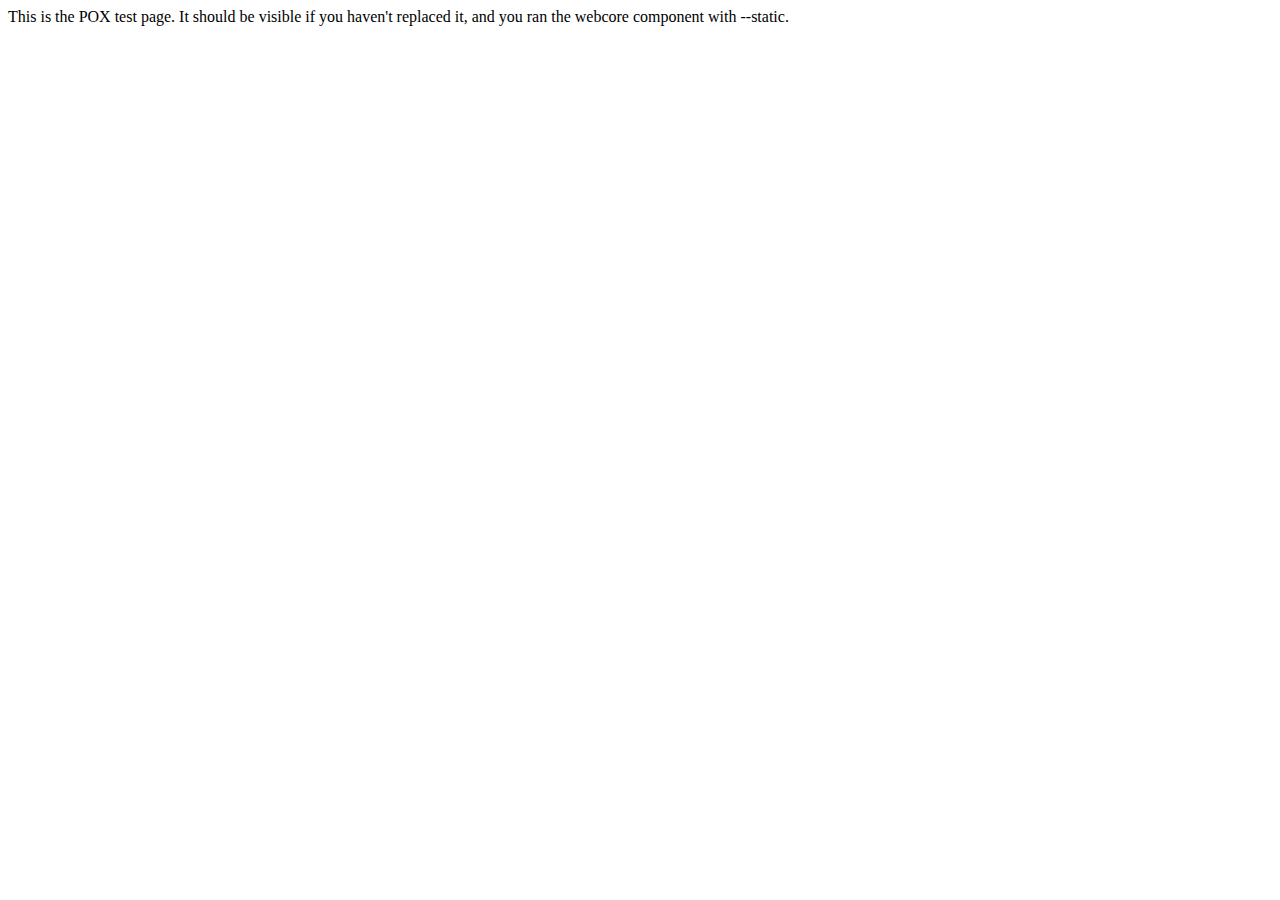
<file: pox/pox/web/www_root/index.html>
<html>
  <head>
    <title>POX Test Page</title>
  </head>
  <body>
    This is the POX test page.  It should be visible if you haven't
    replaced it, and you ran the webcore component with --static.
  </body>
</html>
</file>
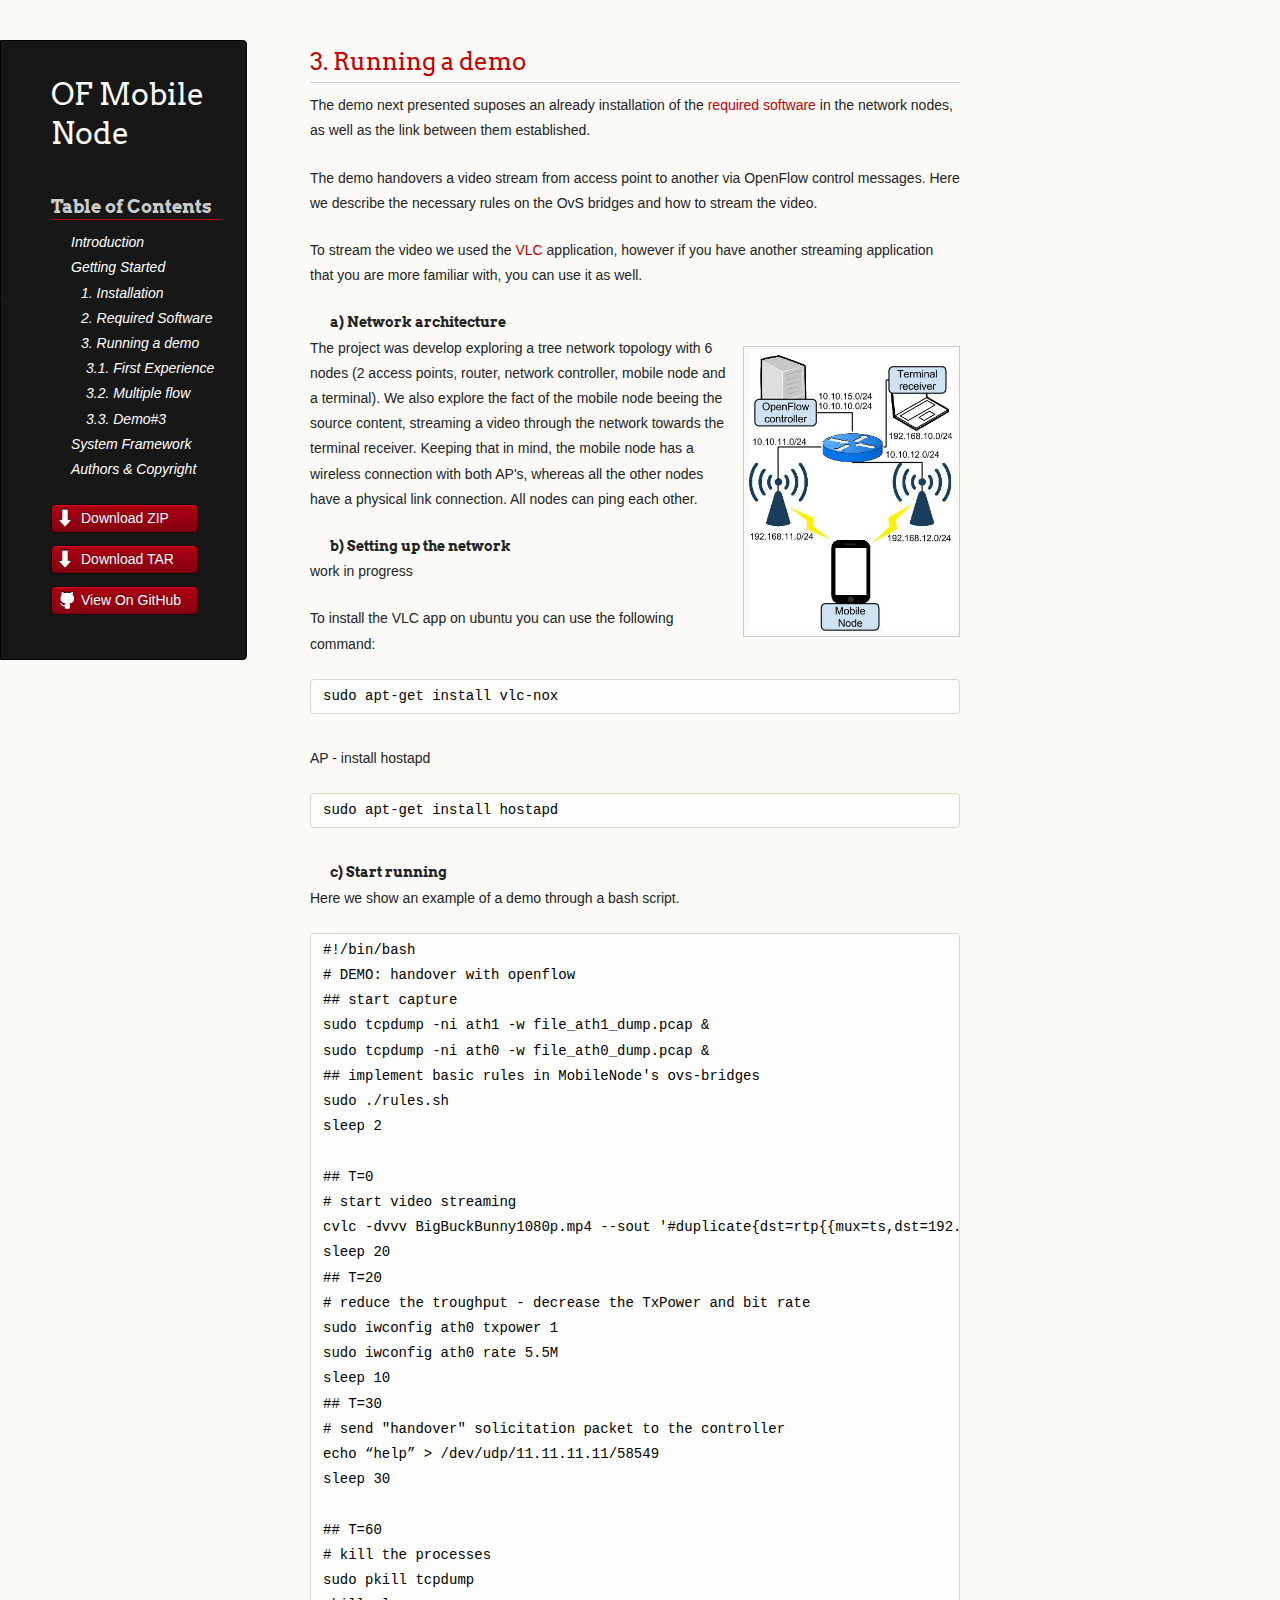
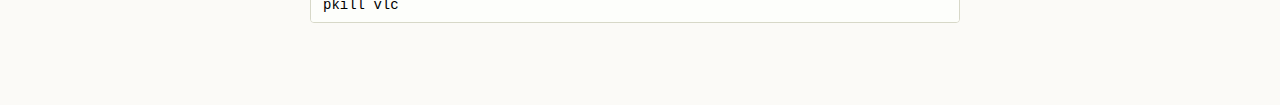
<file: doc/demo1.html>
<!doctype html>
<html>
  <head>
    <meta charset="utf-8">
    <meta http-equiv="X-UA-Compatible" content="chrome=1">
    <title>OF Mobile Node</title>

    <link rel="stylesheet" href="../stylesheets/styles.css">
    <link rel="stylesheet" href="../stylesheets/pygment_trac.css">
    <script src="../javascripts/scale.fix.js"></script>
    <meta name="viewport" content="width=device-width, initial-scale=1, user-scalable=no">
    <!--[if lt IE 9]>
    <script src="//html5shiv.googlecode.com/svn/trunk/html5.js"></script>
    <![endif]-->
  </head>
  <body>
    <div class="wrapper">
      <header>
        <h1 class="header">OF Mobile Node</h1>
        <p class="header"></p>
		    <dl>
        	<h5>Table of Contents</h5>
        	<dd><a href="../index.html">Introduction</a></dd>
        	<dd><a href="#started">Getting Started</a></dd>
                <dt><a href="started.html">1. Installation</a></dt>
                <dt><a href="started.html#software">2. Required Software</a></dt>
                <dt><a href="#run">3. Running a demo</a></dt>
                  <p><a href="#demo1">3.1. First Experience</a></p>
                  <p><a href="demo2.html">3.2. Multiple flow</a></p>
                  <p><a href="demo3.html">3.3. Demo#3</a></p>
          <dd><a href="framework.html">System Framework</a></dd>
        	<dd><a href="../index.html#authors">Authors & Copyright</a></dd>
        </dl>
        <ul>
          <li class="download"><a class="buttons" href="https://github.com/ATNoG/of_mobilenode/zipball/master">Download ZIP</a></li>
          <li class="download"><a class="buttons" href="https://github.com/ATNoG/of_mobilenode/tarball/master">Download TAR</a></li>
          <li><a class="buttons github" href="https://github.com/ATNoG/of_mobilenode">View On GitHub</a></li>
        </ul>
      </header>
      <section>

<h2><a id="run" class="anchor" href="#demo" aria-hidden="true"><span class="octicon octicon-link"></span>3. Running a demo</a></h2>
<p>The demo next presented suposes an already installation of the <a href="started.html#software">required software</a> in the network nodes, as well as the link between them established.</p>
<p>The demo handovers a video stream from access point to another via OpenFlow control messages. Here we describe the necessary rules on the OvS bridges and how to stream the video.</p> 
<p>To stream the video we used the <a href="http://www.videolan.org/vlc/" target="_blank"> VLC</a> application, however if you have another streaming application that you are more familiar with, you can use it as well.</p>

<h6>a) Network architecture</h6>
<div style="float:right; width:35%"><img src="../images/network_demo1.jpg" width="90%" align="right"></div>
<p>
  The project was develop exploring a tree network topology with 6 nodes (2 access points, router, network controller, mobile node and a terminal). We also explore the fact of the mobile node beeing the source content, streaming a video through the network towards the terminal receiver. Keeping that in mind, the mobile node has a wireless connection with both AP's, whereas all the other nodes have a physical link connection. All nodes can ping each other.
</p>



<h6>b) Setting up the network</h6>
<p>work in progress</p>

<p>To install the VLC app on ubuntu you can use the following command:
<pre><code>sudo apt-get install vlc-nox</code></pre></p>

<p>AP - install hostapd
<pre><code>sudo apt-get install hostapd</code></pre></p>

<h6>c) Start running</h6>
<p>Here we show an example of a demo through a bash script.</p>
  <pre><code>#!/bin/bash
# DEMO: handover with openflow
## start capture
sudo tcpdump -ni ath1 -w file_ath1_dump.pcap &
sudo tcpdump -ni ath0 -w file_ath0_dump.pcap &
## implement basic rules in MobileNode's ovs-bridges 
sudo ./rules.sh
sleep 2

## T=0
# start video streaming
cvlc -dvvv BigBuckBunny1080p.mp4 --sout '#duplicate{dst=rtp{{mux=ts,dst=192.168.10.1}}}'
sleep 20
## T=20
# reduce the troughput - decrease the TxPower and bit rate
sudo iwconfig ath0 txpower 1
sudo iwconfig ath0 rate 5.5M
sleep 10
## T=30
# send "handover" solicitation packet to the controller
echo “help” > /dev/udp/11.11.11.11/58549
sleep 30

## T=60
# kill the processes
sudo pkill tcpdump
pkill vlc</code></pre>

      </section>
      <footer>
        <small>
 
		</small>
      </footer>
    </div>
    <!--[if !IE]><script>fixScale(document);</script><![endif]-->
		
  </body>
</html>
</file>
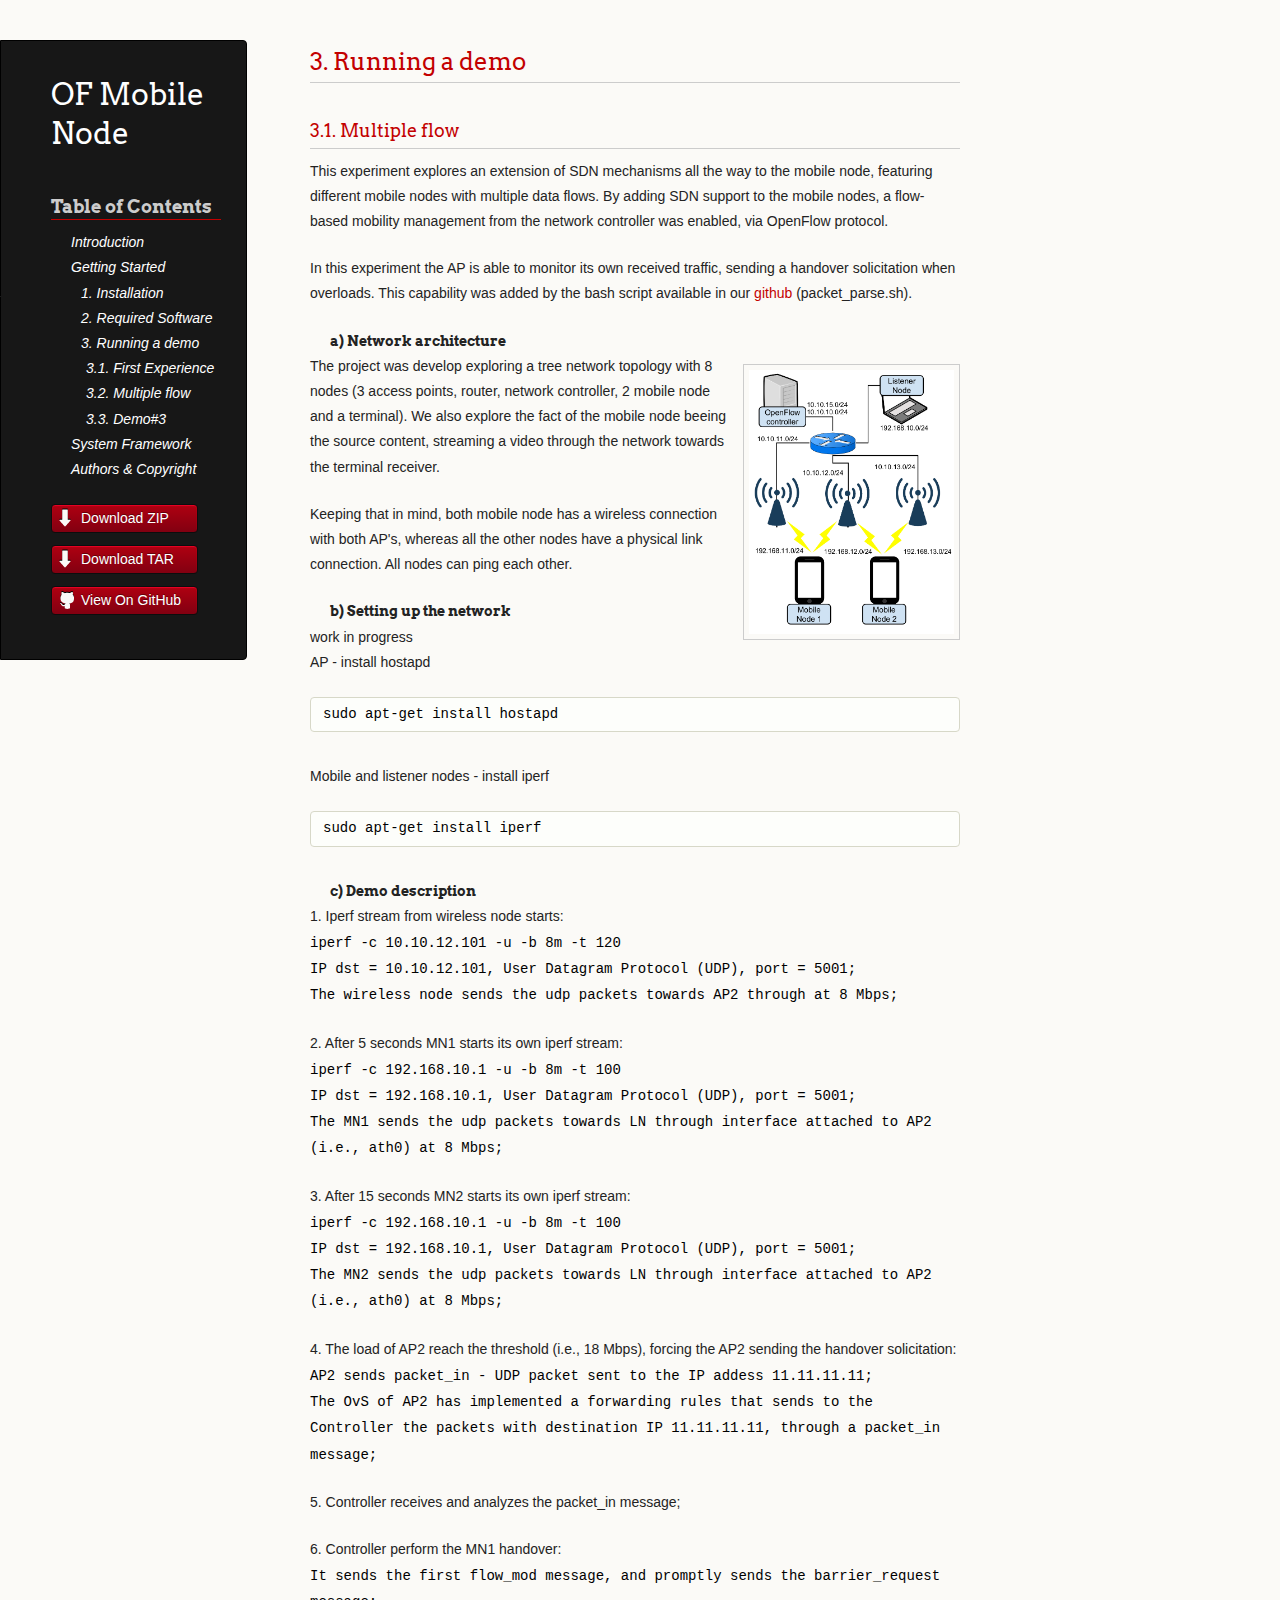
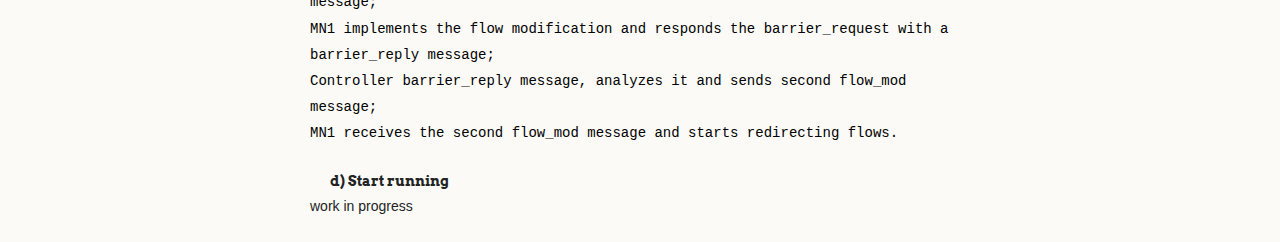
<file: doc/demo2.html>
<!doctype html>
<html>
  <head>
    <meta charset="utf-8">
    <meta http-equiv="X-UA-Compatible" content="chrome=1">
    <title>OF Mobile Node</title>

    <link rel="stylesheet" href="../stylesheets/styles.css">
    <link rel="stylesheet" href="../stylesheets/pygment_trac.css">
    <script src="../javascripts/scale.fix.js"></script>
    <meta name="viewport" content="width=device-width, initial-scale=1, user-scalable=no">
    <!--[if lt IE 9]>
    <script src="//html5shiv.googlecode.com/svn/trunk/html5.js"></script>
    <![endif]-->
  </head>
  <body>
    <div class="wrapper">
      <header>
        <h1 class="header">OF Mobile Node</h1>
        <p class="header"></p>
		    <dl>
        	<h5>Table of Contents</h5>
        	<dd><a href="../index.html">Introduction</a></dd>
        	<dd><a href="#started">Getting Started</a></dd>
                <dt><a href="started.html">1. Installation</a></dt>
                <dt><a href="started.html#software">2. Required Software</a></dt>
                <dt><a href="#run">3. Running a demo</a></dt>
                  <p><a href="demo1.html">3.1. First Experience</a></p>
                  <p><a href="#demo2">3.2. Multiple flow</a></p>
                  <p><a href="demo3.html">3.3. Demo#3</a></p>
          <dd><a href="framework.html">System Framework</a></dd>
        	<dd><a href="../index.html#authors">Authors & Copyright</a></dd>
        </dl>
        <ul>
          <li class="download"><a class="buttons" href="https://github.com/ATNoG/of_mobilenode/zipball/master">Download ZIP</a></li>
          <li class="download"><a class="buttons" href="https://github.com/ATNoG/of_mobilenode/tarball/master">Download TAR</a></li>
          <li><a class="buttons github" href="https://github.com/ATNoG/of_mobilenode">View On GitHub</a></li>
        </ul>
      </header>
      <section>

<h2><a id="run" class="anchor" href="#demo" aria-hidden="true"><span class="octicon octicon-link"></span>3. Running a demo</a></h2>
<p>

<h3><a id="demo2" class="anchor" href="#demo2" aria-hidden="true"><span class="octicon octicon-link"></span>3.1. Multiple flow</a></h3>
<p>This experiment explores an extension of SDN mechanisms all the way to the mobile node, featuring different mobile nodes with multiple data flows. By adding SDN support to the mobile nodes, a flow-based mobility management from the network controller was enabled, via OpenFlow protocol.</p>

<p>In this experiment the AP is able to monitor its own received traffic, sending a handover solicitation when overloads. This capability was added by the bash script available in our <a href="https://github.com/ATNoG/of_mobilenode" target="_blank">github</a> (packet_parse.sh).</p>


<h6>a) Network architecture</h6>
<div style="float:right; width:35%"><img src="../images/network_demo2.jpg" width="90%" align="right"></div>
<p>
  The project was develop exploring a tree network topology with 8 nodes (3 access points, router, network controller, 2 mobile node and a terminal). We also explore the fact of the mobile node beeing the source content, streaming a video through the network towards the terminal receiver.</p>
<p>
  Keeping that in mind, both mobile node has a wireless connection with both AP's, whereas all the other nodes have a physical link connection. All nodes can ping each other.
</p>
<h6>b) Setting up the network</h6>
work in progress
<p>AP - install hostapd
<pre><code>sudo apt-get install hostapd</code></pre></p>

<p>Mobile and listener nodes - install iperf
<pre><code>sudo apt-get install iperf</code></pre></p>

<h6>c) Demo description</h6>

<p>1. Iperf stream from wireless node starts:
<code>
<br>iperf -c 10.10.12.101 -u -b 8m -t 120
<br>IP dst = 10.10.12.101, User Datagram Protocol (UDP), port = 5001;
<br>The wireless node sends the udp packets towards AP2 through at 8 Mbps;
</code>
</p>

<p>2. After 5 seconds MN1 starts its own iperf stream:
<code>
<br>iperf -c 192.168.10.1 -u -b 8m -t 100
<br>IP dst = 192.168.10.1, User Datagram Protocol (UDP), port = 5001;
<br>The MN1 sends the udp packets towards LN through interface attached to AP2 (i.e., ath0) at 8
Mbps;
</code>
</p>

<p>3. After 15 seconds MN2 starts its own iperf stream:
<code>
<br>iperf -c 192.168.10.1 -u -b 8m -t 100
<br>IP dst = 192.168.10.1, User Datagram Protocol (UDP), port = 5001;
<br>The MN2 sends the udp packets towards LN through interface attached to AP2 (i.e., ath0) at 8
Mbps;
</code>
</p>
<p>4. The load of AP2 reach the threshold (i.e., 18 Mbps), forcing the AP2 sending the handover
solicitation:
<code>
<br>AP2 sends packet_in - UDP packet sent to the IP addess 11.11.11.11;
<br>The OvS of AP2 has implemented a forwarding rules that sends to the Controller the packets
with destination IP 11.11.11.11, through a packet_in message;
</code>
</p>

<p>5. Controller receives and analyzes the packet_in message;</p>

<p>6. Controller perform the MN1 handover:
<code>
<br>It sends the first flow_mod message, and promptly sends the barrier_request message;
<br>MN1 implements the flow modification and responds the barrier_request with a barrier_reply
message;
<br>Controller barrier_reply message, analyzes it and sends second flow_mod message;
<br>MN1 receives the second flow_mod message and starts redirecting flows.
</code>
</p>

<h6>d) Start running</h6>
work in progress

      </section>
      <footer>
        <small>
 
		</small>
      </footer>
    </div>
    <!--[if !IE]><script>fixScale(document);</script><![endif]-->
		
  </body>
</html>
</file>
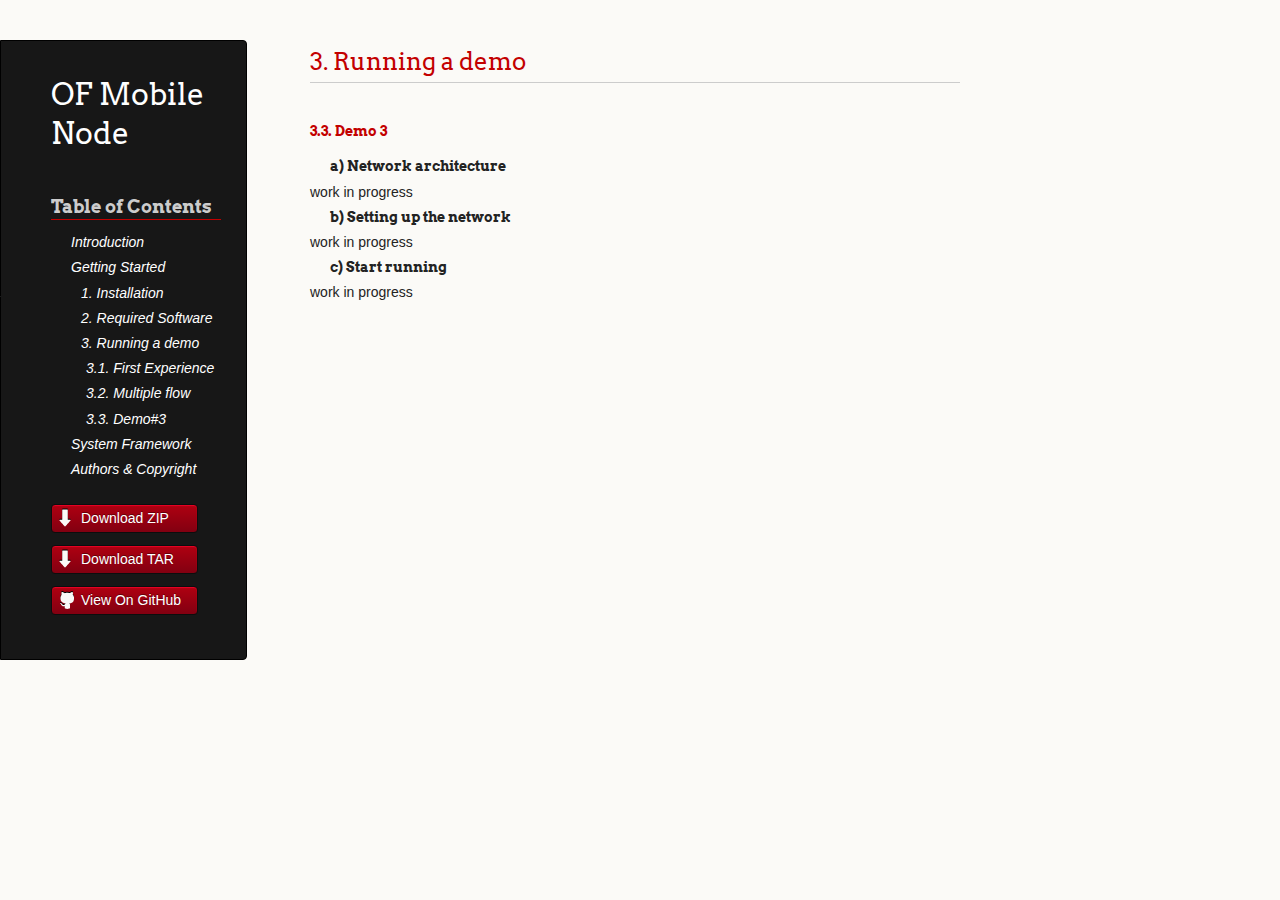
<file: doc/demo3.html>
<!doctype html>
<html>
  <head>
    <meta charset="utf-8">
    <meta http-equiv="X-UA-Compatible" content="chrome=1">
    <title>OF Mobile Node</title>

    <link rel="stylesheet" href="../stylesheets/styles.css">
    <link rel="stylesheet" href="../stylesheets/pygment_trac.css">
    <script src="../javascripts/scale.fix.js"></script>
    <meta name="viewport" content="width=device-width, initial-scale=1, user-scalable=no">
    <!--[if lt IE 9]>
    <script src="//html5shiv.googlecode.com/svn/trunk/html5.js"></script>
    <![endif]-->
  </head>
  <body>
    <div class="wrapper">
      <header>
        <h1 class="header">OF Mobile Node</h1>
        <p class="header"></p>
		    <dl>
        	<h5>Table of Contents</h5>
        	<dd><a href="../index.html">Introduction</a></dd>
        	<dd><a href="#started">Getting Started</a></dd>
                <dt><a href="started.html">1. Installation</a></dt>
                <dt><a href="started.html#software">2. Required Software</a></dt>
                <dt><a href="#run">3. Running a demo</a></dt>
                  <p><a href="demo1.html">3.1. First Experience</a></p>
                  <p><a href="demo2.html">3.2. Multiple flow</a></p>
                  <p><a href="#demo3">3.3. Demo#3</a></p>
          <dd><a href="framework.html">System Framework</a></dd>
        	<dd><a href="../index.html#authors">Authors & Copyright</a></dd>
        </dl>
        <ul>
          <li class="download"><a class="buttons" href="https://github.com/ATNoG/of_mobilenode/zipball/master">Download ZIP</a></li>
          <li class="download"><a class="buttons" href="https://github.com/ATNoG/of_mobilenode/tarball/master">Download TAR</a></li>
          <li><a class="buttons github" href="https://github.com/ATNoG/of_mobilenode">View On GitHub</a></li>
        </ul>
      </header>
      <section>

<h2><a id="run" class="anchor" href="#demo" aria-hidden="true"><span class="octicon octicon-link"></span>3. Running a demo</a></h2>

<h4><a id="demo3" class="anchor" href="#demo2" aria-hidden="true"><span class="octicon octicon-link"></span>3.3. Demo 3</a></h4>

<h6>a) Network architecture</h6>
work in progress

<h6>b) Setting up the network</h6>
work in progress

<h6>c) Start running</h6>
work in progress

      </section>
      <footer>
        <small>
 
		</small>
      </footer>
    </div>
    <!--[if !IE]><script>fixScale(document);</script><![endif]-->
		
  </body>
</html>
</file>
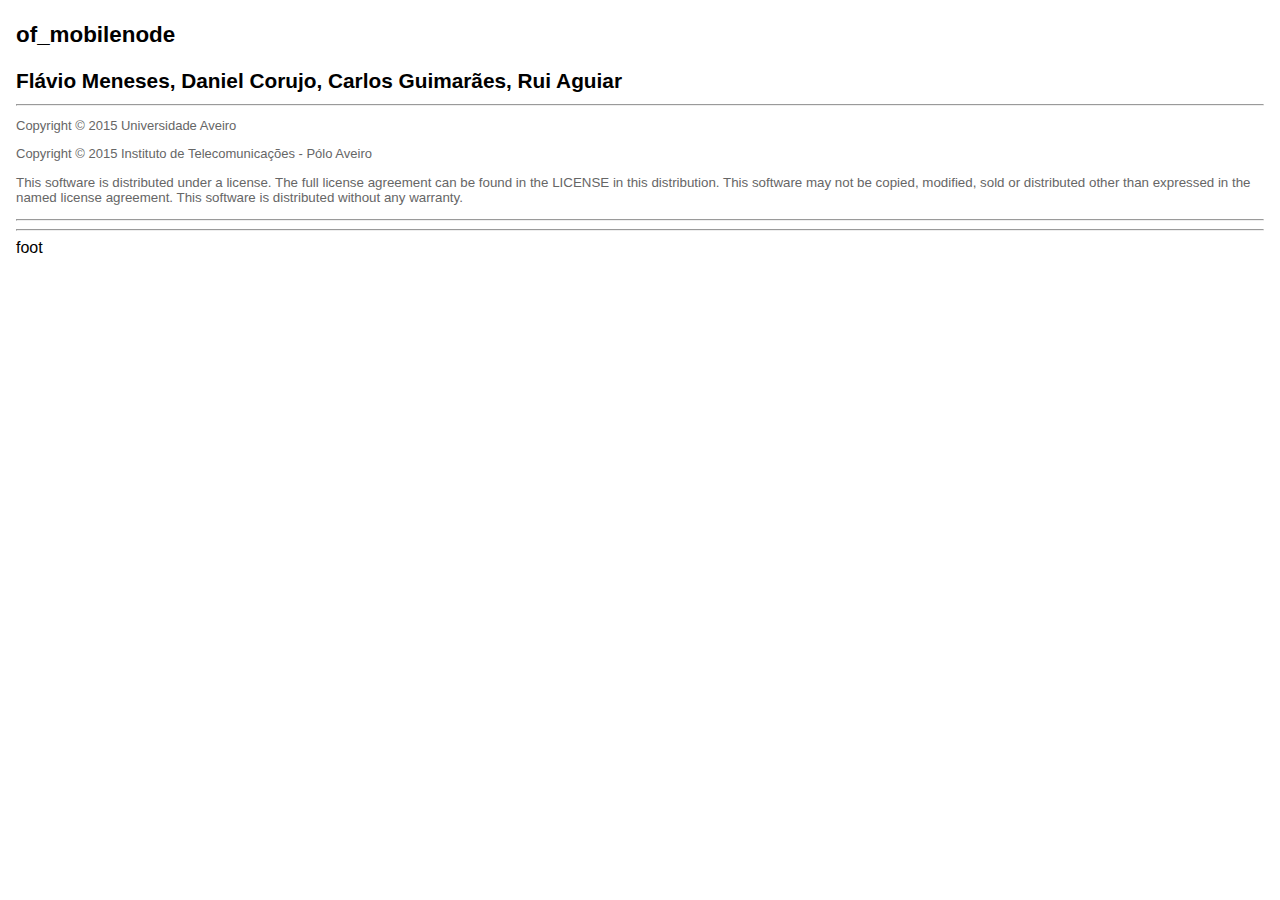
<file: doc/framework.html>
<html>
<head>
	<meta http-equiv="Content-Type" content="text/html; charset=US-ASCII">
	<link rel="stylesheet" href="style.css" type="text/css">
	<title>of_mobilenode</title>
	<h1>of_mobilenode</h1>
	<h3>Fl&aacute;vio Meneses, Daniel Corujo, Carlos Guimar&atilde;es, Rui Aguiar</h3>
	<hr>
	<div><p class="copyright">Copyright &#169; 2015 Universidade Aveiro</p></div>
<div><p class="copyright">Copyright &#169; 2015 Instituto de Telecomunica&#231;&#245;es - P&#243;lo Aveiro</p></div>
<div><div class="legalnotice">
        <p>This software is distributed under a license. The full license agreement
        can be found in the LICENSE in this distribution. This software may not be
        copied, modified, sold or distributed other than expressed in the named license
        agreement. This software is distributed without any warranty.</p>
</div></div>
<hr>
</head>
<body></body>
<footer>
<hr>
	foot
</footer>
</html>
</file>
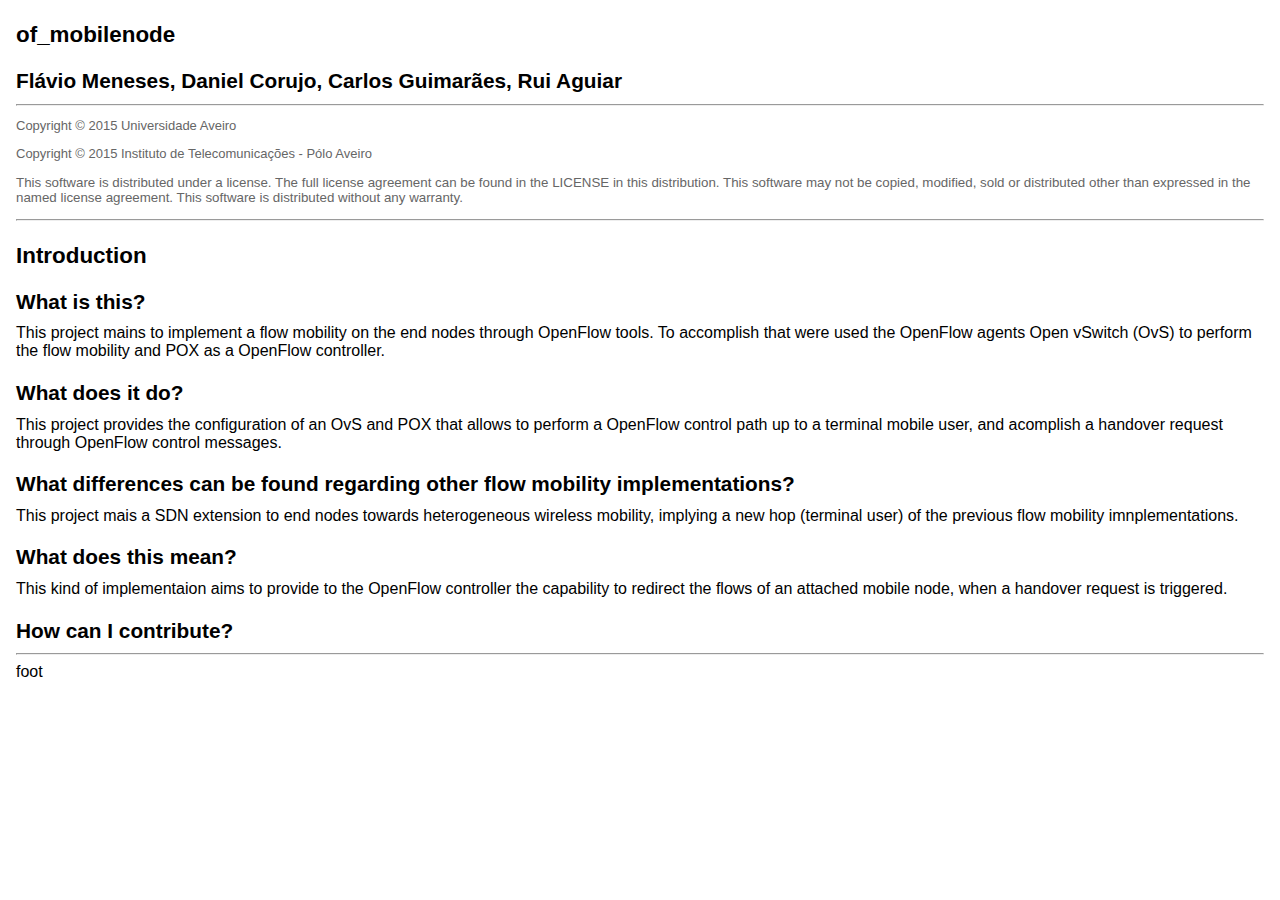
<file: doc/intro.html>
<html>
<head>
	<meta http-equiv="Content-Type" content="text/html; charset=US-ASCII">
	<link rel="stylesheet" href="style.css" type="text/css">
	<title>of_mobilenode</title>
	<h1>of_mobilenode</h1>
	<h3>Fl&aacute;vio Meneses, Daniel Corujo, Carlos Guimar&atilde;es, Rui Aguiar</h3>
	<hr>
	<div><p class="copyright">Copyright &#169; 2015 Universidade Aveiro</p></div>
<div><p class="copyright">Copyright &#169; 2015 Instituto de Telecomunica&#231;&#245;es - P&#243;lo Aveiro</p></div>
<div><div class="legalnotice">
        <p>This software is distributed under a license. The full license agreement
        can be found in the LICENSE in this distribution. This software may not be
        copied, modified, sold or distributed other than expressed in the named license
        agreement. This software is distributed without any warranty.</p>
</div></div>
<hr>
</head>
<body>
<h1>Introduction</h1>
<h3>What is this?</h3>
This project mains to implement a flow mobility on the end nodes through OpenFlow tools. To accomplish that were used the OpenFlow agents Open vSwitch (OvS) to perform the flow mobility and POX as a OpenFlow controller.

<h3>What does it do?</h3>
This project provides the configuration of an OvS and POX that allows to perform a OpenFlow control path up to a terminal mobile user, and acomplish a handover request through OpenFlow control messages.

<h3>What differences can be found regarding other flow mobility implementations?</h3>
This project mais a SDN extension to end nodes towards heterogeneous wireless mobility, implying a new hop (terminal user) of the previous flow mobility imnplementations.

<h3>What does this mean?</h3>
This kind of implementaion aims to provide to the OpenFlow controller the capability to redirect the flows of an attached mobile node, when a handover request is triggered.

<h3>How can I contribute?</h3>

</body>
<footer>
<hr>
	foot
</footer>
</html>
</file>
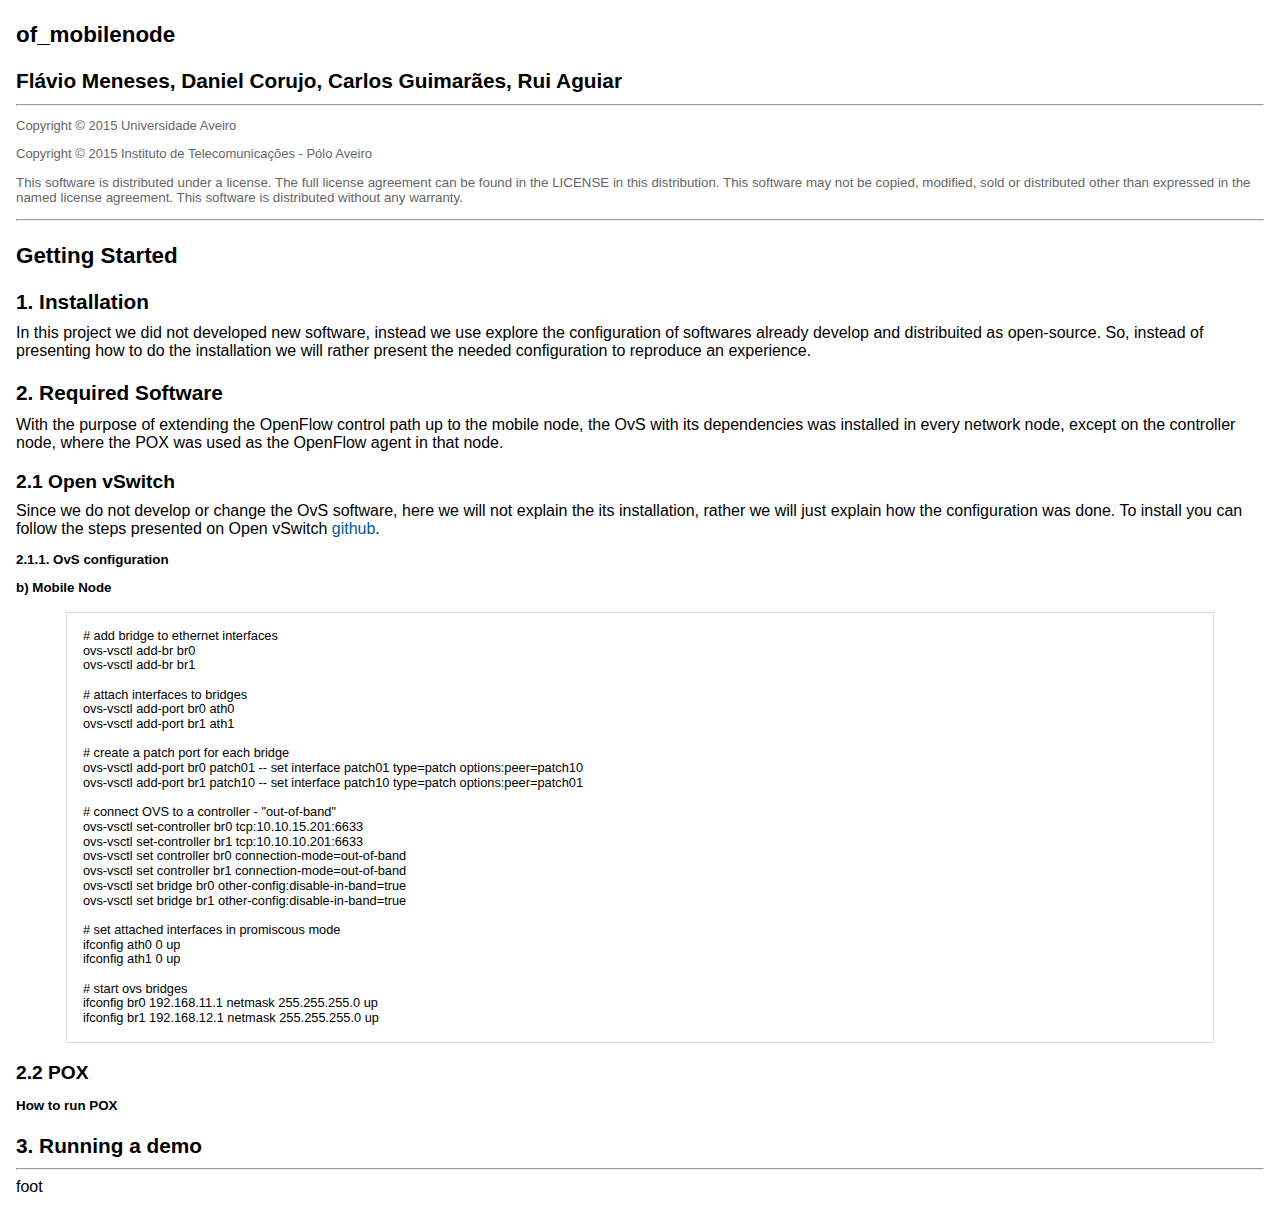
<file: doc/started.html>
<html>
<head>
	<meta http-equiv="Content-Type" content="text/html; charset=US-ASCII">
	<link rel="stylesheet" href="style.css" type="text/css">
	<title>of_mobilenode</title>
	<h1>of_mobilenode</h1>
	<h3>Fl&aacute;vio Meneses, Daniel Corujo, Carlos Guimar&atilde;es, Rui Aguiar</h3>
	<hr>
	<div><p class="copyright">Copyright &#169; 2015 Universidade Aveiro</p></div>
<div><p class="copyright">Copyright &#169; 2015 Instituto de Telecomunica&#231;&#245;es - P&#243;lo Aveiro</p></div>
<div><div class="legalnotice">
        <p>This software is distributed under a license. The full license agreement
        can be found in the LICENSE in this distribution. This software may not be
        copied, modified, sold or distributed other than expressed in the named license
        agreement. This software is distributed without any warranty.</p>
</div></div>
<hr>
</head>
<body>
<h1>Getting Started</h1>
<h3>1. Installation</h3>
In this project we did not developed new software, instead we use explore the configuration of softwares already develop and distribuited as open-source. So, instead of presenting how to do the installation we will rather present the needed configuration to reproduce an experience.

<h3>2. Required Software</h3>
With the purpose of extending the OpenFlow control path up to the mobile node, the OvS with its dependencies was installed in every network node, except on the controller node, where the POX was used as the OpenFlow agent in that node.

<h4>2.1 Open vSwitch</h4>
Since we do not develop or change the OvS software, here we will not explain the its installation, rather we will just explain how the configuration was done. 
To install you can follow the steps presented on Open vSwitch <a href="https://github.com/openvswitch/ovs" target="_blank">github</a>.

<p><b>2.1.1. OvS configuration</b></p>

<p><b>b) Mobile Node</b></p>
<div class="toc">
<br>
# add bridge to ethernet interfaces<br>
ovs-vsctl add-br br0<br>
ovs-vsctl add-br br1<br>
<br>
# attach interfaces to bridges<br>
ovs-vsctl add-port br0 ath0<br>
ovs-vsctl add-port br1 ath1<br>
<br>
# create a patch port for each bridge<br>
ovs-vsctl add-port br0 patch01 -- set interface patch01 type=patch options:peer=patch10<br>
ovs-vsctl add-port br1 patch10 -- set interface patch10 type=patch options:peer=patch01<br>
<br>
# connect OVS to a controller - "out-of-band"<br>
ovs-vsctl set-controller br0 tcp:10.10.15.201:6633<br>
ovs-vsctl set-controller br1 tcp:10.10.10.201:6633<br>
ovs-vsctl set controller br0 connection-mode=out-of-band<br>
ovs-vsctl set controller br1 connection-mode=out-of-band<br>
ovs-vsctl set bridge br0 other-config:disable-in-band=true<br>
ovs-vsctl set bridge br1 other-config:disable-in-band=true<br>
<br>
# set attached interfaces in promiscous mode<br>
ifconfig ath0 0 up<br>
ifconfig ath1 0 up<br>
<br>
# start ovs bridges<br>
ifconfig br0 192.168.11.1 netmask 255.255.255.0 up<br>
ifconfig br1 192.168.12.1 netmask 255.255.255.0 up<br>
<br>
</div>



<h4>2.2 POX</h4>

<p><b>How to run POX</b></p>


<h3>3. Running a demo</h3>

</body>
<footer>
<hr>
	foot
</footer>
</html>
</file>
<file: stylesheets/pygment_trac.css>
.highlight  { background: #ffffff; }
.highlight .c { color: #999988; font-style: italic } /* Comment */
.highlight .err { color: #a61717; background-color: #e3d2d2 } /* Error */
.highlight .k { font-weight: bold } /* Keyword */
.highlight .o { font-weight: bold } /* Operator */
.highlight .cm { color: #999988; font-style: italic } /* Comment.Multiline */
.highlight .cp { color: #999999; font-weight: bold } /* Comment.Preproc */
.highlight .c1 { color: #999988; font-style: italic } /* Comment.Single */
.highlight .cs { color: #999999; font-weight: bold; font-style: italic } /* Comment.Special */
.highlight .gd { color: #000000; background-color: #ffdddd } /* Generic.Deleted */
.highlight .gd .x { color: #000000; background-color: #ffaaaa } /* Generic.Deleted.Specific */
.highlight .ge { font-style: italic } /* Generic.Emph */
.highlight .gr { color: #aa0000 } /* Generic.Error */
.highlight .gh { color: #999999 } /* Generic.Heading */
.highlight .gi { color: #000000; background-color: #ddffdd } /* Generic.Inserted */
.highlight .gi .x { color: #000000; background-color: #aaffaa } /* Generic.Inserted.Specific */
.highlight .go { color: #888888 } /* Generic.Output */
.highlight .gp { color: #555555 } /* Generic.Prompt */
.highlight .gs { font-weight: bold } /* Generic.Strong */
.highlight .gu { color: #800080; font-weight: bold; } /* Generic.Subheading */
.highlight .gt { color: #aa0000 } /* Generic.Traceback */
.highlight .kc { font-weight: bold } /* Keyword.Constant */
.highlight .kd { font-weight: bold } /* Keyword.Declaration */
.highlight .kn { font-weight: bold } /* Keyword.Namespace */
.highlight .kp { font-weight: bold } /* Keyword.Pseudo */
.highlight .kr { font-weight: bold } /* Keyword.Reserved */
.highlight .kt { color: #445588; font-weight: bold } /* Keyword.Type */
.highlight .m { color: #009999 } /* Literal.Number */
.highlight .s { color: #d14 } /* Literal.String */
.highlight .na { color: #008080 } /* Name.Attribute */
.highlight .nb { color: #0086B3 } /* Name.Builtin */
.highlight .nc { color: #445588; font-weight: bold } /* Name.Class */
.highlight .no { color: #008080 } /* Name.Constant */
.highlight .ni { color: #800080 } /* Name.Entity */
.highlight .ne { color: #990000; font-weight: bold } /* Name.Exception */
.highlight .nf { color: #990000; font-weight: bold } /* Name.Function */
.highlight .nn { color: #555555 } /* Name.Namespace */
.highlight .nt { color: #000080 } /* Name.Tag */
.highlight .nv { color: #008080 } /* Name.Variable */
.highlight .ow { font-weight: bold } /* Operator.Word */
.highlight .w { color: #bbbbbb } /* Text.Whitespace */
.highlight .mf { color: #009999 } /* Literal.Number.Float */
.highlight .mh { color: #009999 } /* Literal.Number.Hex */
.highlight .mi { color: #009999 } /* Literal.Number.Integer */
.highlight .mo { color: #009999 } /* Literal.Number.Oct */
.highlight .sb { color: #d14 } /* Literal.String.Backtick */
.highlight .sc { color: #d14 } /* Literal.String.Char */
.highlight .sd { color: #d14 } /* Literal.String.Doc */
.highlight .s2 { color: #d14 } /* Literal.String.Double */
.highlight .se { color: #d14 } /* Literal.String.Escape */
.highlight .sh { color: #d14 } /* Literal.String.Heredoc */
.highlight .si { color: #d14 } /* Literal.String.Interpol */
.highlight .sx { color: #d14 } /* Literal.String.Other */
.highlight .sr { color: #009926 } /* Literal.String.Regex */
.highlight .s1 { color: #d14 } /* Literal.String.Single */
.highlight .ss { color: #990073 } /* Literal.String.Symbol */
.highlight .bp { color: #999999 } /* Name.Builtin.Pseudo */
.highlight .vc { color: #008080 } /* Name.Variable.Class */
.highlight .vg { color: #008080 } /* Name.Variable.Global */
.highlight .vi { color: #008080 } /* Name.Variable.Instance */
.highlight .il { color: #009999 } /* Literal.Number.Integer.Long */

.type-csharp .highlight .k { color: #0000FF }
.type-csharp .highlight .kt { color: #0000FF }
.type-csharp .highlight .nf { color: #000000; font-weight: normal }
.type-csharp .highlight .nc { color: #2B91AF }
.type-csharp .highlight .nn { color: #000000 }
.type-csharp .highlight .s { color: #A31515 }
.type-csharp .highlight .sc { color: #A31515 }
</file>
<file: doc/style.css>
/*=============================================================================
Copyright (c) 2004 Joel de Guzman
http://spirit.sourceforge.net/
Distributed under the Boost Software License, Version 1.0. (See accompany-
ing file LICENSE_1_0.txt or copy at http://www.boost.org/LICENSE_1_0.txt)
=============================================================================*/
/*=============================================================================
Body defaults
=============================================================================*/
body
{
margin: 1em;
font-family: sans-serif;
}
/*=============================================================================
Paragraphs
=============================================================================*/
p
{
text-align: left;
font-size: 10pt;
line-height: 1.15;
}
/*=============================================================================
Program listings
=============================================================================*/
/* Code on paragraphs */
p tt.computeroutput
{
font-size: 9pt;
}
pre.synopsis
{
font-size: 9pt;
margin: 1pc 4% 0pc 4%;
padding: 0.5pc 0.5pc 0.5pc 0.5pc;
}
.programlisting,
.screen
{
font-size: 9pt;
display: block;
margin: 1pc 4% 0pc 4%;
padding: 0.5pc 0.5pc 0.5pc 0.5pc;
}
/* Program listings in tables don't get borders */
td .programlisting,
td .screen
{
margin: 0pc 0pc 0pc 0pc;
padding: 0pc 0pc 0pc 0pc;
}
/*=============================================================================
Headings
=============================================================================*/
h1, h2, h3, h4, h5, h6
{
text-align: left;
margin: 1em 0em 0.5em 0em;
font-weight: bold;
}
h1 { font-size: 140%; }
h2 { font-weight: bold; font-size: 140%; }
h3 { font-weight: bold; font-size: 130%; }
h4 { font-weight: bold; font-size: 120%; }
h5 { font-weight: normal; font-style: italic; font-size: 110%; }
h6 { font-weight: normal; font-style: italic; font-size: 100%; }
/* Top page titles */
title,
h1.title,
h2.title
h3.title,
h4.title,
h5.title,
h6.title,
.refentrytitle
{
font-weight: bold;
margin-bottom: 1pc;
}
h1.title { font-size: 140% }
h2.title { font-size: 140% }
h3.title { font-size: 130% }
h4.title { font-size: 120% }
h5.title { font-size: 110% }
h6.title { font-size: 100% }
.section h1
{
margin: 0em 0em 0.5em 0em;
font-size: 140%;
}
.section h2 { font-size: 140% }
.section h3 { font-size: 130% }
.section h4 { font-size: 120% }
.section h5 { font-size: 110% }
.section h6 { font-size: 100% }
/* Code on titles */
h1 tt.computeroutput { font-size: 140% }
h2 tt.computeroutput { font-size: 140% }
h3 tt.computeroutput { font-size: 130% }
h4 tt.computeroutput { font-size: 130% }
h5 tt.computeroutput { font-size: 130% }
h6 tt.computeroutput { font-size: 130% }
/*=============================================================================
Author
=============================================================================*/
h3.author
{
font-size: 100%
}
/*=============================================================================
Lists
=============================================================================*/
li
{
font-size: 10pt;
line-height: 1.3;
}
/* Unordered lists */
ul
{
text-align: left;
}
/* Ordered lists */
ol
{
text-align: left;
}
/*=============================================================================
Links
=============================================================================*/
a
{
text-decoration: none; /* no underline */
}
a:hover
{
text-decoration: underline;
}
/*=============================================================================
Spirit style navigation
=============================================================================*/
.spirit-nav
{
text-align: right;
}
.spirit-nav a
{
color: white;
padding-left: 0.5em;
}
.spirit-nav img
{
border-width: 0px;
}
/*=============================================================================
Copyright footer
=============================================================================*/
.copyright-footer
{
text-align: right;
font-size: 70%;
}
.copyright-footer p
{
text-align: right;
font-size: 80%;
}
/*=============================================================================
Table of contents
=============================================================================*/
.toc
{
margin: 1pc 4% 0pc 4%;
padding: 0.1pc 1pc 0.1pc 1pc;
font-size: 80%;
line-height: 1.15;
}
.boost-toc
{
float: right;
padding: 0.5pc;
}
/* Code on toc */
.toc .computeroutput { font-size: 120% }
/* No margin on nested menus */
.toc dl dl { margin: 0; }
/*=============================================================================
Tables
=============================================================================*/
.table-title,
div.table p.title
{
margin-left: 4%;
padding-right: 0.5em;
padding-left: 0.5em;
}
.informaltable table,
.table table
{
width: 92%;
margin-left: 4%;
margin-right: 4%;
}
div.informaltable table,
div.table table
{
padding: 4px;
}
/* Table Cells */
div.informaltable table tr td,
div.table table tr td
{
padding: 0.5em;
text-align: left;
font-size: 9pt;
}
div.informaltable table tr th,
div.table table tr th
{
padding: 0.5em 0.5em 0.5em 0.5em;
border: 1pt solid white;
font-size: 80%;
}
table.simplelist
{
width: auto !important;
margin: 0em !important;
padding: 0em !important;
border: none !important;
}
table.simplelist td
{
margin: 0em !important;
padding: 0em !important;
text-align: left !important;
font-size: 9pt !important;
border: none !important;
}
/*=============================================================================
Blurbs
=============================================================================*/
div.note,
div.tip,
div.important,
div.caution,
div.warning,
p.blurb
{
font-size: 9pt; /* A little bit smaller than the main text */
line-height: 1.2;
display: block;
margin: 1pc 4% 0pc 4%;
padding: 0.5pc 0.5pc 0.5pc 0.5pc;
}
p.blurb img
{
padding: 1pt;
}
/*=============================================================================
Variable Lists
=============================================================================*/
div.variablelist
{
margin: 1em 0;
}
/* Make the terms in definition lists bold */
div.variablelist dl dt,
span.term
{
font-weight: bold;
font-size: 10pt;
}
div.variablelist table tbody tr td
{
text-align: left;
vertical-align: top;
padding: 0em 2em 0em 0em;
font-size: 10pt;
margin: 0em 0em 0.5em 0em;
line-height: 1;
}
div.variablelist dl dt
{
margin-bottom: 0.2em;
}
div.variablelist dl dd
{
margin: 0em 0em 0.5em 2em;
font-size: 10pt;
}
div.variablelist table tbody tr td p,
div.variablelist dl dd p
{
margin: 0em 0em 0.5em 0em;
line-height: 1;
}
/*=============================================================================
Misc
=============================================================================*/
/* Title of books and articles in bibliographies */
span.title
{
font-style: italic;
}
span.underline
{
text-decoration: underline;
}
span.strikethrough
{
text-decoration: line-through;
}
/* Copyright, Legal Notice */
div div.legalnotice p
{
color: #999999;
text-align: left
}
/*=============================================================================
Colors
=============================================================================*/
@media screen
{
body {
background-color: #FFFFFF;
color: #000000;
}
/* Syntax Highlighting */
.keyword { color: #0000AA; }
.identifier { color: #000000; }
.special { color: #707070; }
.preprocessor { color: #402080; }
.char { color: teal; }
.comment { color: #800000; }
.string { color: teal; }
.number { color: teal; }
.white_bkd { background-color: #FFFFFF; }
.dk_grey_bkd { background-color: #999999; }
/* Links */
a, a .keyword, a .identifier, a .special, a .preprocessor
a .char, a .comment, a .string, a .number
{
color: #005a9c;
}
a:visited, a:visited .keyword, a:visited .identifier,
a:visited .special, a:visited .preprocessor a:visited .char,
a:visited .comment, a:visited .string, a:visited .number
{
color: #9c5a9c;
}
h1 a, h2 a, h3 a, h4 a, h5 a, h6 a,
h1 a:hover, h2 a:hover, h3 a:hover, h4 a:hover, h5 a:hover, h6 a:hover,
h1 a:visited, h2 a:visited, h3 a:visited, h4 a:visited, h5 a:visited, h6 a:visited
{
text-decoration: none; /* no underline */
color: #000000;
}
/* Copyright, Legal Notice */
.copyright
{
color: #666666;
font-size: small;
}
div div.legalnotice p
{
color: #666666;
}
/* Program listing */
pre.synopsis
{
border: 1px solid #DCDCDC;
}
.programlisting,
.screen
{
border: 1px solid #DCDCDC;
}
td .programlisting,
td .screen
{
border: 0px solid #DCDCDC;
}
/* Blurbs */
div.note,
div.tip,
div.important,
div.caution,
div.warning,
p.blurb
{
border: 1px solid #DCDCDC;
}
/* Table of contents */
.toc
{
border: 1px solid #DCDCDC;
}
/* Tables */
div.informaltable table tr td,
div.table table tr td
{
border: 1px solid #DCDCDC;
}
div.informaltable table tr th,
div.table table tr th
{
background-color: #F0F0F0;
border: 1px solid #DCDCDC;
}
.copyright-footer
{
color: #8F8F8F;
}
/* Misc */
span.highlight
{
color: #00A000;
}
}
@media print
{
/* Links */
a
{
color: black;
}
a:visited
{
color: black;
}
.spirit-nav
{
display: none;
}
/* Program listing */
pre.synopsis
{
border: 1px solid gray;
}
.programlisting,
.screen
{
border: 1px solid gray;
}
td .programlisting,
td .screen
{
border: 0px solid #DCDCDC;
}
/* Table of contents */
.toc
{
border: 1px solid gray;
}
.informaltable table,
.table table
{
border: 1px solid gray;
border-collapse: collapse;
}
/* Tables */
div.informaltable table tr td,
div.table table tr td
{
border: 1px solid gray;
}
div.informaltable table tr th,
div.table table tr th
{
border: 1px solid gray;
}
table.simplelist tr td
{
border: none !important;
}
/* Misc */
span.highlight
{
font-weight: bold;
}
}
/*=============================================================================
Images
=============================================================================*/
span.inlinemediaobject img
{
vertical-align: middle;
}
/*==============================================================================
Super and Subscript: style so that line spacing isn't effected, see
http://www.adobe.com/cfusion/communityengine/index.cfm?event=showdetails&productId=1&postId=5341
==============================================================================*/
sup,
sub {
height: 0;
line-height: 1;
vertical-align: baseline;
position: relative;
}
/* For internet explorer: */
* html sup,
* html sub {
vertical-align: bottom;
}
sup {
bottom: 1ex;
}
sub {
top: .5ex;
}
</file>
<file: stylesheets/styles.css>
@import url(https://fonts.googleapis.com/css?family=Arvo:400,700,400italic);

/* MeyerWeb Reset */

html, body, div, span, applet, object, iframe,
h1, h2, h3, h4, h5, h6, p, blockquote, pre,
a, abbr, acronym, address, big, cite, code,
del, dfn, em, img, ins, kbd, q, s, samp,
small, strike, strong, sub, sup, tt, var,
b, u, i, center,
dl, dt, dd, ol, ul, li,
fieldset, form, label, legend,
table, caption, tbody, tfoot, thead, tr, th, td,
article, aside, canvas, details, embed,
figure, figcaption, footer, header, hgroup,
menu, nav, output, ruby, section, summary,
time, mark, audio, video {
  margin: 0;
  padding: 0;
  border: 0;
  font: inherit;
  vertical-align: baseline;
}


/* Base text styles */

body {
  padding:10px 50px 0 0;
  font-family:"Helvetica Neue", Helvetica, Arial, sans-serif;
	font-size: 14px;
	color: #232323;
	background-color: #FBFAF7;
	margin: 0;
	line-height: 1.8em;
	-webkit-font-smoothing: antialiased;

}

h1, h2, h3, h4, h5 {
  color:#232323;
  margin:36px 0 10px;
}

p, ul, ol, table, dl {
  margin:0 0 22px;
}

h1, h2, h3 {
	font-family: Arvo, Monaco, serif;
  line-height:1.3;
	font-weight: normal;
}

h1,h2, h3 {
	display: block;
	border-bottom: 1px solid #ccc;
	padding-bottom: 5px;
}

h1 {
	font-size: 30px;
}

h2 {
	font-size: 24px;
}

h3 {
	font-size: 18px;
}

h4, h5{
	font-family: Arvo, Monaco, serif;
	font-weight: 700;
}
h6 {
  color:#232323;
  font-family: Arvo, Monaco, serif;
  font-weight: 700;
  padding-left: 20px; 
}

a {
  color:#C30000;
  /*font-weight:200;*/
  text-decoration:none;
}

a:hover {
	text-decoration: underline;
}

a small {
	font-size: 12px;
}

em {
	font-style: italic;
}

strong {
  font-weight:700;
}

ul {
  list-style-position: inside;
  list-style: disc;
  padding-left: 25px;
}

ol {
  list-style-position: inside;
  list-style: decimal;
  padding-left: 25px;
}

blockquote {
  margin: 0;
  padding: 0 0 0 20px;
  font-style: italic;
}

dl, dt, dd, dl p {
	font-color: #444;
}

dl dt {
  padding-left: 30px;
  font-style: italic;
}

dl dd {
  padding-left: 20px;
  font-style: italic;
}

dl p {
  padding-left: 35px;
  font-style: italic;
  padding-bottom: 0;
  margin-bottom: 0;
}
dl h5 {
  font-size: 18px;
  border-bottom: 1px solid #C30000;
  color: #ccc;
} 

hr {
  border:0;
  background:#ccc;
  height:1px;
  margin:0 0 24px;
}

/* Images */

img {
  position: relative;
  margin: 0 auto;
  max-width: 650px;
  padding: 5px;
  margin: 10px 0 32px 0;
  border: 1px solid #ccc;
}

p img {
  display: inline;
  margin: 0;
  padding: 0;
  vertical-align: middle;
  text-align: center;
  border: none;
}

/* Code blocks */

code, pre {
	font-family: Monaco, "Bitstream Vera Sans Mono", "Lucida Console", Terminal, monospace;
  color:#000;
  font-size:14px;
}

pre {
	padding: 4px 12px;
  background: #FDFEFB;
  border-radius:4px;
  border:1px solid #D7D8C8;
  overflow: auto;
  overflow-y: hidden;
	margin-bottom: 32px;
}


/* Tables */
div .center{
text-align: center;
}

table {
  width:80%;
}

table {
  /*border: 1px solid #ccc;
  margin-bottom: 32px;*/
  text-align: left;
 }

th {
  font-family: 'Arvo', Helvetica, Arial, sans-serif;
	font-size: 18px;
	font-weight: normal;
  padding: 10px;
  background: #232323;
  color: #FDFEFB;
 }

td {
  padding: 10px;
	/*background: #ccc;*/
 }


/* Wrapper */
.wrapper {
  width:960px;
}


/* Header */

header {
	background-color: #171717;
	color: #FDFDFB;
  width:170px;
  float:left;
  position:fixed;
	border: 1px solid #000;
	-webkit-border-top-right-radius: 4px;
	-webkit-border-bottom-right-radius: 4px;
	-moz-border-radius-topright: 4px;
	-moz-border-radius-bottomright: 4px;
	border-top-right-radius: 4px;
	border-bottom-right-radius: 4px;
	padding: 34px 25px 22px 50px;
	margin: 30px 25px 0 0;
	-webkit-font-smoothing: antialiased;
}

p.header {
	font-size: 16px;
}

h1.header {
	font-family: Arvo, sans-serif;
	font-size: 30px;
	font-weight: 300;
	line-height: 1.3em;
	border-bottom: none;
	margin-top: 0;
}


h1.header, a.header, a.name, header a{
	color: #fff;
}

a.header {
	text-decoration: underline;
}

a.name {
	white-space: nowrap;
}

header ul {
  list-style:none;
  padding:0;
}

header li {
	list-style-type: none;
  width:132px;
  height:15px;
	margin-bottom: 12px;
	line-height: 1em;
	padding: 6px 6px 6px 7px;

	background: #AF0011;
	background: -moz-linear-gradient(top, #AF0011 0%, #820011 100%);
  background: -webkit-gradient(linear, left top, left bottom, color-stop(0%,#f8f8f8), color-stop(100%,#dddddd));
  background: -webkit-linear-gradient(top, #AF0011 0%,#820011 100%);
  background: -o-linear-gradient(top, #AF0011 0%,#820011 100%);
  background: -ms-linear-gradient(top, #AF0011 0%,#820011 100%);
  background: linear-gradient(top, #AF0011 0%,#820011 100%);

	border-radius:4px;
  border:1px solid #0D0D0D;

	-webkit-box-shadow: inset 0px 1px 1px 0 rgba(233,2,38, 1);
	box-shadow: inset 0px 1px 1px 0 rgba(233,2,38, 1);

}

header li:hover {
	background: #C3001D;
	background: -moz-linear-gradient(top, #C3001D 0%, #950119 100%);
  background: -webkit-gradient(linear, left top, left bottom, color-stop(0%,#f8f8f8), color-stop(100%,#dddddd));
  background: -webkit-linear-gradient(top, #C3001D 0%,#950119 100%);
  background: -o-linear-gradient(top, #C3001D 0%,#950119 100%);
  background: -ms-linear-gradient(top, #C3001D 0%,#950119 100%);
  background: linear-gradient(top, #C3001D 0%,#950119 100%);
}

a.buttons {
	-webkit-font-smoothing: antialiased;
	background: url(../images/arrow-down.png) no-repeat;
	font-weight: normal;
	text-shadow: rgba(0, 0, 0, 0.4) 0 -1px 0;
	padding: 2px 2px 2px 22px;
	height: 30px;
}

a.github {
	background: url(../images/octocat-small.png) no-repeat 1px;
}

a.buttons:hover {
	color: #fff;
	text-decoration: none;
}


/* Section - for main page content */

section {
  width:650px;
  float:right;
  padding-bottom:50px;
}


/* Footer */

footer {
  width:170px;
  float:left;
  position:fixed;
  bottom:10px;
	padding-left: 50px;
}

@media print, screen and (max-width: 960px) {

  div.wrapper {
    width:auto;
    margin:0;
  }

  header, section, footer {
    float:none;
    position:static;
    width:auto;
  }

	footer {
		border-top: 1px solid #ccc;
		margin:0 84px 0 50px;
		padding:0;
	}

  header {
    padding-right:320px;
  }

  section {
    padding:20px 84px 20px 50px;
    margin:0 0 20px;
  }

  header a small {
    display:inline;
  }

  header ul {
    position:absolute;
    right:130px;
    top:84px;
  }
}

@media print, screen and (max-width: 720px) {
  body {
    word-wrap:break-word;
  }

  header {
    padding:10px 20px 0;
		margin-right: 0;
  }

	section {
    padding:10px 0 10px 20px;
    margin:0 0 30px;
  }

	footer {
		margin: 0 0 0 30px;
	}

  header ul, header p.view {
    position:static;
  }
}

@media print, screen and (max-width: 480px) {

  header ul li.download {
    display:none;
  }

	footer {
		margin: 0 0 0 20px;
	}

	footer a{
		display:block;
	}

}

@media print {
  body {
    padding:0.4in;
    font-size:12pt;
    color:#444;
  }
}
</file>
